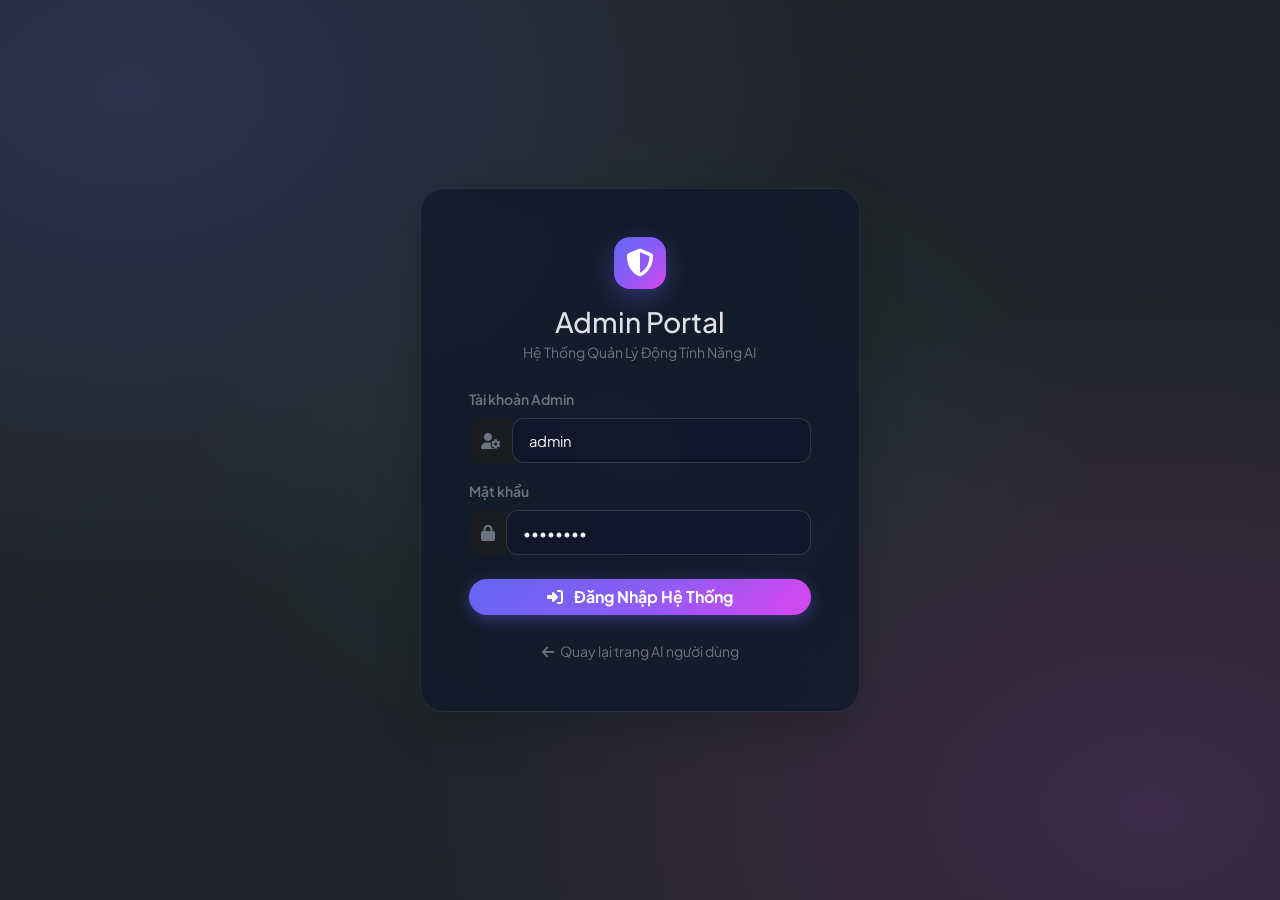
<file: admin/index.html>
<!DOCTYPE html>
<html lang="vi" data-bs-theme="dark">
<head>
    <meta charset="UTF-8">
    <meta name="viewport" content="width=device-width, initial-scale=1.0">
    <title>Admin Portal - Quản Lý Bảng Feature AI</title>
    <!-- Bootstrap 5 CSS -->
    <link href="https://cdn.jsdelivr.net/npm/bootstrap@5.3.3/dist/css/bootstrap.min.css" rel="stylesheet">
    <!-- FontAwesome 6 Free Icons -->
    <link href="https://cdnjs.cloudflare.com/ajax/libs/font-awesome/6.5.1/css/all.min.css" rel="stylesheet">
    <!-- Bootstrap Icons -->
    <link href="https://cdn.jsdelivr.net/npm/bootstrap-icons@1.11.3/font/bootstrap-icons.min.css" rel="stylesheet">
    <!-- Google Fonts -->
    <link href="https://fonts.googleapis.com/css2?family=Plus+Jakarta+Sans:wght@300;400;500;600;700;800&display=swap" rel="stylesheet">
    <!-- Dedicated Admin CSS -->
    <link rel="stylesheet" href="/admin/admin.css?v=5.1">
</head>
<body class="bg-dark text-light">

    <!-- 1. MÀN HÌNH ĐĂNG NHẬP ADMIN -->
    <div class="container vh-100 d-flex align-items-center justify-content-center" id="loginContainer">
        <div class="card glass-card p-4 p-md-5 border-0 shadow-lg" style="max-width: 440px; width: 100%;">
            <div class="text-center mb-4">
                <div class="brand-badge mx-auto mb-3">
                    <i class="fa-solid fa-shield-halved fs-3 text-white"></i>
                </div>
                <h3 class="fw-extrabold mb-1">Admin Portal</h3>
                <p class="small text-secondary mb-0">Hệ Thống Quản Lý Động Tính Năng AI</p>
            </div>

            <div id="loginAlert" class="alert alert-danger d-none py-2.5 px-3 small rounded-3 border-0 shadow-sm" role="alert"></div>

            <form id="loginForm">
                <div class="mb-3">
                    <label class="form-label small fw-semibold text-secondary">Tài khoản Admin</label>
                    <div class="input-group">
                        <span class="input-group-text bg-dark-subtle text-secondary border-0"><i class="fa-solid fa-user-gear"></i></span>
                        <input type="text" id="usernameInput" class="form-control" placeholder="Tên đăng nhập..." required value="admin">
                    </div>
                </div>
                <div class="mb-4">
                    <label class="form-label small fw-semibold text-secondary">Mật khẩu</label>
                    <div class="input-group">
                        <span class="input-group-text bg-dark-subtle text-secondary border-0"><i class="fa-solid fa-lock"></i></span>
                        <input type="password" id="passwordInput" class="form-control" placeholder="Mật khẩu..." required value="admin123">
                    </div>
                </div>
                <button type="submit" class="btn btn-primary w-100 rounded-pill py-2.5 fw-bold fs-6">
                    <i class="fa-solid fa-right-to-bracket me-2"></i> Đăng Nhập Hệ Thống
                </button>
            </form>

            <div class="mt-4 text-center">
                <a href="/" class="small text-secondary text-decoration-none hover-primary">
                    <i class="fa-solid fa-arrow-left me-1"></i> Quay lại trang AI người dùng
                </a>
            </div>
        </div>
    </div>

    <!-- 2. ADMIN DASHBOARD CONTROL PANEL (CRUD BẢNG FEATURE) -->
    <div class="container-fluid vh-100 p-3 p-md-4 d-none flex-column" id="adminContainer">
        
        <!-- Admin Header Navigation -->
        <div class="w-100 max-app-width mx-auto mb-4 d-flex justify-content-between align-items-center glass-card p-3 px-4">
            <div class="d-flex align-items-center gap-3">
                <div class="brand-badge">
                    <i class="fa-solid fa-sliders fs-4 text-white"></i>
                </div>
                <div>
                    <div class="d-flex align-items-center gap-2">
                        <h4 class="mb-0 fw-extrabold">Admin Feature Portal</h4>
                        <span class="badge bg-primary-subtle text-primary border border-primary-subtle rounded-pill px-3.5 py-1.5 fs-7 fw-semibold">
                            <i class="fa-solid fa-database me-1"></i> SQLite Table: features
                        </span>
                    </div>
                    <small class="text-secondary">Quản Lý CRUD Danh Sách Tính Năng AI Hiển Thị Cho Trang RAG</small>
                </div>
            </div>

            <div class="d-flex align-items-center gap-2.5">
                <a href="/" class="btn btn-outline-light btn-sm rounded-pill px-3.5 py-2 fw-semibold border-secondary-subtle">
                    <i class="fa-solid fa-eye text-info me-1.5"></i> Xem Trang RAG
                </a>
                <button class="btn btn-danger btn-sm rounded-pill px-3.5 py-2 fw-semibold" id="logoutBtn">
                    <i class="fa-solid fa-arrow-right-from-bracket me-1.5"></i> Đăng Xuất
                </button>
            </div>
        </div>

        <!-- Main Admin Content Area -->
        <div class="w-100 max-app-width mx-auto flex-grow-1 overflow-y-auto">
            <div class="card glass-card p-4 p-md-4 mb-4">
                
                <!-- Section Header & Controls -->
                <div class="row align-items-center mb-4 g-3">
                    <div class="col-md-7">
                        <h4 class="fw-bold text-white mb-1">
                            <i class="fa-solid fa-wand-magic-sparkles text-warning me-2"></i>Quản Lý CRUD Bảng <code>features</code>
                        </h4>
                        <p class="text-secondary small mb-0">Thêm mới, chỉnh sửa, xóa và bật/tắt hiển thị các tính năng AI trực tiếp trên giao diện CSDL.</p>
                    </div>
                    <div class="col-md-5 d-flex justify-content-md-end gap-2">
                        <button class="btn btn-outline-primary btn-sm rounded-pill px-3 py-2 fw-semibold" id="reloadAdminFeaturesBtn">
                            <i class="fa-solid fa-rotate me-1.5"></i> Tải lại danh sách
                        </button>
                    </div>
                </div>

                <!-- Form Thêm Feature Mới (CREATE) -->
                <div class="bg-dark-subtle p-3.5 p-md-4 rounded-4 border border-secondary-subtle mb-4">
                    <h6 class="fw-bold text-primary mb-3">
                        <i class="fa-solid fa-circle-plus me-1.5"></i>Thêm Mới Feature (Create Record)
                    </h6>
                    <form id="addFeatureForm" class="row g-3">
                        <div class="col-md-3">
                            <label class="form-label small fw-semibold text-secondary">Tên tính năng (Title)</label>
                            <div class="input-group">
                                <span class="input-group-text bg-dark border-0 text-secondary"><i class="fa-solid fa-heading"></i></span>
                                <input type="text" id="featTitle" class="form-control" placeholder="VD: Audio Transcription" required>
                            </div>
                        </div>
                        <div class="col-md-4">
                            <label class="form-label small fw-semibold text-secondary">Mô tả tính năng (Description)</label>
                            <input type="text" id="featDesc" class="form-control" placeholder="Mô tả công dụng của tính năng..." required>
                        </div>
                        <div class="col-md-2">
                            <label class="form-label small fw-semibold text-secondary">Icon Class</label>
                            <div class="input-group">
                                <span class="input-group-text bg-dark border-0 text-secondary"><i class="fa-solid fa-icons"></i></span>
                                <input type="text" id="featIcon" class="form-control" value="fa-solid fa-sparkles">
                            </div>
                        </div>
                        <div class="col-md-2">
                            <label class="form-label small fw-semibold text-secondary">Badge Nhãn</label>
                            <input type="text" id="featBadge" class="form-control" value="Active">
                        </div>
                        <div class="col-md-1 d-flex align-items-end">
                            <button type="submit" class="btn btn-success w-100 rounded-3 py-2 fw-bold">
                                <i class="fa-solid fa-plus me-1"></i> Thêm
                            </button>
                        </div>
                    </form>
                </div>

                <!-- Bảng Hiển Thị Feature (READ / UPDATE / DELETE) -->
                <div class="table-responsive rounded-4 border border-secondary-subtle">
                    <table class="table table-glass align-middle mb-0">
                        <thead>
                            <tr>
                                <th style="width: 70px;">ID</th>
                                <th style="width: 220px;">Tên Tính Năng</th>
                                <th>Mô Tả Chi Tiết</th>
                                <th style="width: 150px;">Icon preview</th>
                                <th style="width: 110px;">Badge</th>
                                <th style="width: 150px;">Trạng Thái</th>
                                <th class="text-end" style="width: 130px;">Hành Động</th>
                            </tr>
                        </thead>
                        <tbody id="featuresTableBody">
                            <tr><td colspan="7" class="text-center text-secondary py-4">Đang kết nối CSDL và tải danh sách...</td></tr>
                        </tbody>
                    </table>
                </div>

            </div>
        </div>

    </div>

    <!-- MODAL CHỈNH SỬA FEATURE (UPDATE) -->
    <div class="modal fade" id="editFeatureModal" tabindex="-1" aria-hidden="true">
        <div class="modal-dialog modal-dialog-centered">
            <div class="modal-content">
                <div class="modal-header border-bottom border-secondary-subtle p-3 px-4">
                    <h5 class="modal-title fw-bold text-primary"><i class="fa-solid fa-pen-to-square me-2"></i>Chỉnh Sửa Bản Ghi Feature</h5>
                    <button type="button" class="btn-close btn-close-white" data-bs-dismiss="modal" aria-label="Close"></button>
                </div>
                <div class="modal-body p-4">
                    <form id="editFeatureForm">
                        <input type="hidden" id="editFeatId">
                        <div class="mb-3">
                            <label class="form-label small fw-semibold text-secondary">Tên tính năng (Title)</label>
                            <input type="text" id="editFeatTitle" class="form-control" required>
                        </div>
                        <div class="mb-3">
                            <label class="form-label small fw-semibold text-secondary">Mô tả chi tiết (Description)</label>
                            <textarea id="editFeatDesc" class="form-control" rows="2" required></textarea>
                        </div>
                        <div class="row g-2 mb-3">
                            <div class="col-6">
                                <label class="form-label small fw-semibold text-secondary">Icon Class (FontAwesome / BI)</label>
                                <input type="text" id="editFeatIcon" class="form-control" required>
                            </div>
                            <div class="col-6">
                                <label class="form-label small fw-semibold text-secondary">Badge Nhãn</label>
                                <input type="text" id="editFeatBadge" class="form-control" required>
                            </div>
                        </div>
                        <div class="mb-4 bg-dark-subtle p-3 rounded-3 border border-secondary-subtle">
                            <div class="form-check form-switch mb-0">
                                <input class="form-check-input" type="checkbox" id="editFeatActive">
                                <label class="form-label small fw-semibold text-light mb-0 ms-2" for="editFeatActive">Bật hiển thị ra Trang RAG Người Dùng (is_active)</label>
                            </div>
                        </div>
                        <div class="d-flex justify-content-end gap-2">
                            <button type="button" class="btn btn-outline-secondary rounded-pill px-4" data-bs-dismiss="modal">Hủy bỏ</button>
                            <button type="submit" class="btn btn-primary rounded-pill px-4 fw-bold">Lưu thay đổi</button>
                        </div>
                    </form>
                </div>
            </div>
        </div>
    </div>

    <!-- MODAL XÁC NHẬN XÓA FEATURE (DELETE CONFIRM MODAL) -->
    <div class="modal fade" id="deleteConfirmModal" tabindex="-1" aria-hidden="true">
        <div class="modal-dialog modal-dialog-centered modal-sm">
            <div class="modal-content text-center p-3 border-danger-subtle">
                <div class="modal-body p-3">
                    <div class="text-danger fs-1 mb-2">
                        <i class="fa-solid fa-triangle-exclamation"></i>
                    </div>
                    <h5 class="fw-bold mb-2 text-white">Xác nhận xóa?</h5>
                    <p class="small text-secondary mb-4">Bạn có chắc chắn muốn xóa vĩnh viễn Feature ID <span id="deleteTargetId" class="fw-bold text-warning fs-6"></span>?</p>
                    <div class="d-flex justify-content-center gap-2">
                        <button type="button" class="btn btn-outline-secondary btn-sm rounded-pill px-3.5" data-bs-dismiss="modal">Hủy bỏ</button>
                        <button type="button" class="btn btn-danger btn-sm rounded-pill px-3.5 fw-bold" id="confirmDeleteBtn">
                            <i class="fa-solid fa-trash-can me-1"></i> Xóa ngay
                        </button>
                    </div>
                </div>
            </div>
        </div>
    </div>

    <!-- jQuery CDN -->
    <script src="https://code.jquery.com/jquery-3.7.1.min.js"></script>
    <!-- Bootstrap 5 JS Bundle -->
    <script src="https://cdn.jsdelivr.net/npm/bootstrap@5.3.3/dist/js/bootstrap.bundle.min.js"></script>
    <!-- Dedicated Admin JS Script with Cache Buster -->
    <script src="/admin/admin.js?v=5.1"></script>
</body>
</html>
</file>
<file: admin/admin.css>
@import url('https://fonts.googleapis.com/css2?family=Plus+Jakarta+Sans:wght@300;400;500;600;700;800&family=JetBrains+Mono:wght@400;500;600&display=swap');

:root {
    --bg-dark: #090d16;
    --panel-glass: rgba(15, 23, 42, 0.75);
    --panel-border: rgba(255, 255, 255, 0.08);
    --panel-border-hover: rgba(99, 102, 241, 0.4);
    
    --primary-gradient: linear-gradient(135deg, #6366f1 0%, #8b5cf6 50%, #d946ef 100%);
    --success-gradient: linear-gradient(135deg, #10b981 0%, #059669 100%);
    --danger-gradient: linear-gradient(135deg, #f43f5e 0%, #e11d48 100%);
    --warning-gradient: linear-gradient(135deg, #f59e0b 0%, #d97706 100%);

    --accent-glow: rgba(99, 102, 241, 0.35);
    --text-muted: #94a3b8;
}

body {
    font-family: 'Plus Jakarta Sans', -apple-system, BlinkMacSystemFont, sans-serif;
    background-color: var(--bg-dark);
    background-image: 
        radial-gradient(at 10% 10%, rgba(99, 102, 241, 0.18) 0px, transparent 45%),
        radial-gradient(at 90% 90%, rgba(217, 70, 239, 0.15) 0px, transparent 45%),
        radial-gradient(at 50% 50%, rgba(16, 185, 129, 0.08) 0px, transparent 50%);
    background-attachment: fixed;
    color: #f8fafc;
    height: 100vh;
    overflow-x: hidden;
}

.max-app-width {
    max-width: 1440px;
}

/* Glassmorphism Card */
.glass-card {
    background: var(--panel-glass) !important;
    backdrop-filter: blur(20px);
    -webkit-backdrop-filter: blur(20px);
    border: 1px solid var(--panel-border) !important;
    border-radius: 24px !important;
    box-shadow: 0 20px 40px rgba(0, 0, 0, 0.4), inset 0 1px 0 rgba(255, 255, 255, 0.1);
    transition: all 0.3s ease;
}

.glass-card-sm {
    border-radius: 16px !important;
    padding: 1rem 1.25rem;
}

/* Brand Badges & Glow */
.brand-badge {
    width: 52px;
    height: 52px;
    background: var(--primary-gradient);
    border-radius: 16px;
    box-shadow: 0 8px 25px var(--accent-glow);
    display: flex;
    align-items: center;
    justify-content: center;
}

/* Modern Form Controls */
.form-control, .form-select {
    background-color: rgba(15, 23, 42, 0.6) !important;
    border: 1px solid rgba(255, 255, 255, 0.12) !important;
    color: #f8fafc !important;
    border-radius: 12px !important;
    padding: 0.65rem 1rem;
    font-size: 0.925rem;
    transition: all 0.25s ease;
}

.form-control:focus, .form-select:focus {
    background-color: rgba(15, 23, 42, 0.9) !important;
    border-color: #8b5cf6 !important;
    box-shadow: 0 0 0 4px rgba(139, 92, 246, 0.25) !important;
}

.input-group-text {
    border-radius: 12px 0 0 12px !important;
    border-color: rgba(255, 255, 255, 0.12) !important;
}

/* Buttons */
.btn-primary {
    background: var(--primary-gradient) !important;
    border: none !important;
    box-shadow: 0 4px 15px rgba(99, 102, 241, 0.4);
    transition: all 0.25s ease;
}

.btn-primary:hover {
    transform: translateY(-2px);
    box-shadow: 0 8px 25px rgba(99, 102, 241, 0.6);
}

.btn-success {
    background: var(--success-gradient) !important;
    border: none !important;
    box-shadow: 0 4px 15px rgba(16, 185, 129, 0.3);
}

.btn-success:hover {
    transform: translateY(-2px);
    box-shadow: 0 8px 20px rgba(16, 185, 129, 0.5);
}

.btn-danger {
    background: var(--danger-gradient) !important;
    border: none !important;
}

/* Fix icon pointer events so button receives click event directly */
.edit-feature-btn *, .delete-feature-btn * {
    pointer-events: none !important;
}

/* Premium Table Styling */
.table-glass {
    --bs-table-bg: transparent;
    --bs-table-color: #f8fafc;
    border-collapse: separate;
    border-spacing: 0;
}

.table-glass thead th {
    background: rgba(30, 41, 59, 0.8) !important;
    border-bottom: 1px solid rgba(255, 255, 255, 0.1) !important;
    color: #94a3b8;
    font-size: 0.825rem;
    font-weight: 700;
    text-transform: uppercase;
    letter-spacing: 0.05em;
    padding: 1rem 1.25rem;
}

.table-glass tbody tr {
    transition: all 0.2s ease;
}

.table-glass tbody tr:hover {
    background: rgba(255, 255, 255, 0.04) !important;
}

.table-glass tbody td {
    padding: 1rem 1.25rem;
    border-bottom: 1px solid rgba(255, 255, 255, 0.05);
    font-size: 0.925rem;
}

/* Status Switches */
.form-check-input:checked {
    background-color: #10b981 !important;
    border-color: #10b981 !important;
    box-shadow: 0 0 10px rgba(16, 185, 129, 0.5);
}

.form-check-input {
    width: 2.75em !important;
    height: 1.4em !important;
    cursor: pointer;
    background-color: rgba(255, 255, 255, 0.15) !important;
    border-color: rgba(255, 255, 255, 0.2) !important;
}

/* Custom Scrollbar */
::-webkit-scrollbar {
    width: 6px;
    height: 6px;
}

::-webkit-scrollbar-track {
    background: transparent;
}

::-webkit-scrollbar-thumb {
    background: rgba(255, 255, 255, 0.15);
    border-radius: 10px;
}

::-webkit-scrollbar-thumb:hover {
    background: rgba(255, 255, 255, 0.3);
}

/* Modal Polish */
.modal-content {
    background: rgba(15, 23, 42, 0.95) !important;
    backdrop-filter: blur(25px);
    border: 1px solid var(--panel-border-hover) !important;
    box-shadow: 0 25px 50px -12px rgba(0, 0, 0, 0.7);
}

/* Code Preview Font */
code {
    font-family: 'JetBrains Mono', monospace;
    font-size: 0.85em;
    padding: 0.2em 0.5em;
    border-radius: 6px;
    background: rgba(99, 102, 241, 0.15);
    color: #a5b4fc;
}
</file>
